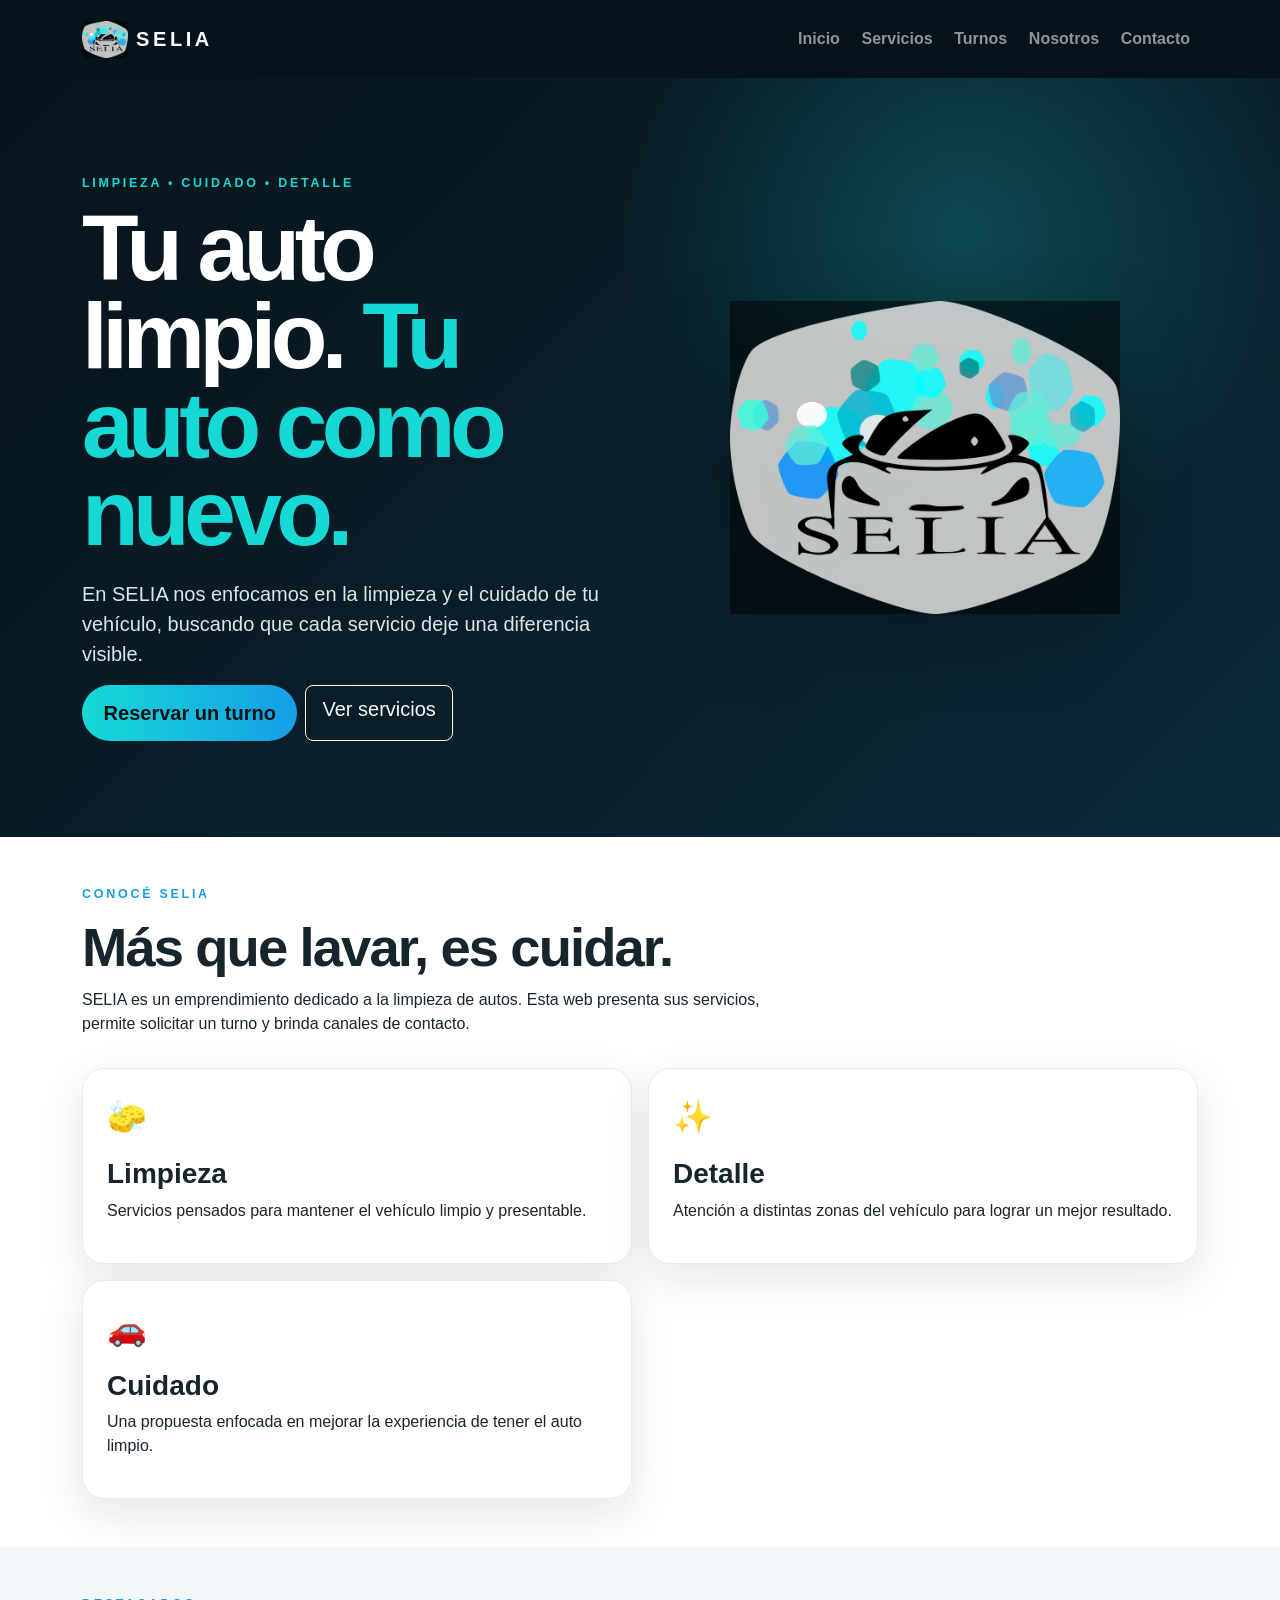
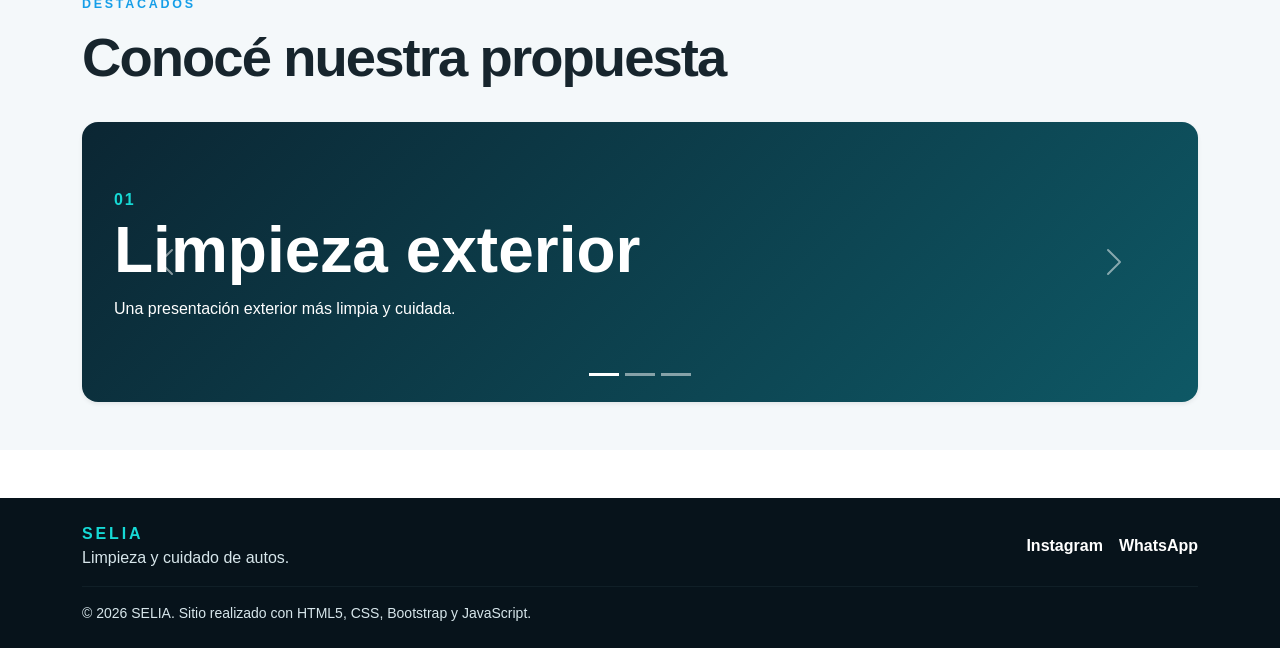
<file: index.html>
<!DOCTYPE html>
<html lang="es">
<head>
  <title>SELIA | Limpieza de autos</title>
  <meta name="description" content="SELIA: servicio de limpieza y cuidado de autos. Conocé la propuesta y reservá tu turno.">
  <meta charset="UTF-8">
<meta name="viewport" content="width=device-width, initial-scale=1.0">
<meta name="keywords" content="SELIA, limpieza de autos, lavado de autos, detailing, limpieza vehicular">
<meta property="og:type" content="website">
<meta property="og:title" content="SELIA | Limpieza de autos">
<meta property="og:description" content="SELIA, servicio de limpieza y cuidado de autos.">
<meta property="og:image" content="img/logo-selia.png">
<link href="https://cdn.jsdelivr.net/npm/bootstrap@5.3.3/dist/css/bootstrap.min.css" rel="stylesheet">
<link rel="stylesheet" href="css/style.css">

</head>
<body>
<header>
  <nav class="navbar navbar-expand-lg navbar-dark selia-nav" aria-label="Navegación principal">
    <div class="container">
      <a class="navbar-brand d-flex align-items-center gap-2" href="index.html">
        <img src="img/logo-selia.png" alt="Logo de SELIA, servicio de limpieza de autos" class="brand-logo">
        <span>SELIA</span>
      </a>
      <button class="navbar-toggler" type="button" data-bs-toggle="collapse" data-bs-target="#menuPrincipal"
        aria-controls="menuPrincipal" aria-expanded="false" aria-label="Abrir menú">
        <span class="navbar-toggler-icon"></span>
      </button>
      <div class="collapse navbar-collapse" id="menuPrincipal">
        <ul class="navbar-nav ms-auto mb-2 mb-lg-0">
          <li class="nav-item"><a class="nav-link" href="index.html">Inicio</a></li>
          <li class="nav-item"><a class="nav-link" href="servicios.html">Servicios</a></li>
          <li class="nav-item"><a class="nav-link" href="turnos.html">Turnos</a></li>
          <li class="nav-item"><a class="nav-link" href="nosotros.html">Nosotros</a></li>
          <li class="nav-item"><a class="nav-link" href="contacto.html">Contacto</a></li>
        </ul>
      </div>
    </div>
  </nav>
</header>

<main>

<section class="hero-section">
  <div class="container">
    <div class="row align-items-center g-4">
      <div class="col-lg-6">
        <p class="eyebrow">LIMPIEZA • CUIDADO • DETALLE</p>
        <h1>Tu auto limpio. <span>Tu auto como nuevo.</span></h1>
        <p class="lead">En SELIA nos enfocamos en la limpieza y el cuidado de tu vehículo, buscando que cada servicio deje una diferencia visible.</p>
        <div class="d-flex flex-wrap gap-2">
          <a class="btn btn-selia btn-lg" href="turnos.html">Reservar un turno</a>
          <a class="btn btn-outline-light btn-lg" href="servicios.html">Ver servicios</a>
        </div>
      </div>
      <div class="col-lg-6 text-center">
        <img src="img/logo-selia.png" alt="Logo de SELIA sobre fondo de burbujas, identidad visual del emprendimiento" class="hero-logo">
      </div>
    </div>
  </div>
</section>

<section class="py-5" aria-labelledby="presentacion">
  <div class="container">
    <div class="section-heading">
      <p class="eyebrow">CONOCÉ SELIA</p>
      <h2 id="presentacion">Más que lavar, es cuidar.</h2>
      <p>SELIA es un emprendimiento dedicado a la limpieza de autos. Esta web presenta sus servicios, permite solicitar un turno y brinda canales de contacto.</p>
    </div>
    <div class="service-grid">
      <article class="info-card"><span class="card-icon">🧽</span><h3>Limpieza</h3><p>Servicios pensados para mantener el vehículo limpio y presentable.</p></article>
      <article class="info-card"><span class="card-icon">✨</span><h3>Detalle</h3><p>Atención a distintas zonas del vehículo para lograr un mejor resultado.</p></article>
      <article class="info-card"><span class="card-icon">🚗</span><h3>Cuidado</h3><p>Una propuesta enfocada en mejorar la experiencia de tener el auto limpio.</p></article>
    </div>
  </div>
</section>

<section class="py-5 bg-soft" aria-labelledby="destacados">
  <div class="container">
    <div class="section-heading">
      <p class="eyebrow">DESTACADOS</p>
      <h2 id="destacados">Conocé nuestra propuesta</h2>
    </div>
    <div id="seliaCarousel" class="carousel slide rounded-4 overflow-hidden shadow-sm" data-bs-ride="carousel">
      <div class="carousel-indicators">
        <button type="button" data-bs-target="#seliaCarousel" data-bs-slide-to="0" class="active" aria-current="true" aria-label="Servicio destacado 1"></button>
        <button type="button" data-bs-target="#seliaCarousel" data-bs-slide-to="1" aria-label="Servicio destacado 2"></button>
        <button type="button" data-bs-target="#seliaCarousel" data-bs-slide-to="2" aria-label="Servicio destacado 3"></button>
      </div>
      <div class="carousel-inner">
        <div class="carousel-item active"><div class="carousel-panel"><span>01</span><h3>Limpieza exterior</h3><p>Una presentación exterior más limpia y cuidada.</p></div></div>
        <div class="carousel-item"><div class="carousel-panel"><span>02</span><h3>Limpieza interior</h3><p>Atención al interior para una experiencia más agradable.</p></div></div>
        <div class="carousel-item"><div class="carousel-panel"><span>03</span><h3>Limpieza profunda</h3><p>Una opción para cuando el vehículo necesita un cuidado más completo.</p></div></div>
      </div>
      <button class="carousel-control-prev" type="button" data-bs-target="#seliaCarousel" data-bs-slide="prev"><span class="carousel-control-prev-icon"></span><span class="visually-hidden">Anterior</span></button>
      <button class="carousel-control-next" type="button" data-bs-target="#seliaCarousel" data-bs-slide="next"><span class="carousel-control-next-icon"></span><span class="visually-hidden">Siguiente</span></button>
    </div>
  </div>
</section>

</main>
<footer class="selia-footer mt-5">
  <div class="container py-4">
    <div class="footer-flex">
      <div>
        <strong>SELIA</strong>
        <p class="mb-0">Limpieza y cuidado de autos.</p>
      </div>
      <div class="social-links" aria-label="Redes sociales">
        <a href="https://www.instagram.com/" target="_blank" rel="noopener">Instagram</a>
        <a href="https://wa.me/" target="_blank" rel="noopener">WhatsApp</a>
      </div>
    </div>
    <hr>
    <p class="small mb-0">© 2026 SELIA. Sitio realizado con HTML5, CSS, Bootstrap y JavaScript.</p>
  </div>
</footer>
<script src="https://cdn.jsdelivr.net/npm/bootstrap@5.3.3/dist/js/bootstrap.bundle.min.js"></script>
<script src="js/script.js"></script>

</body>
</html>
</file>
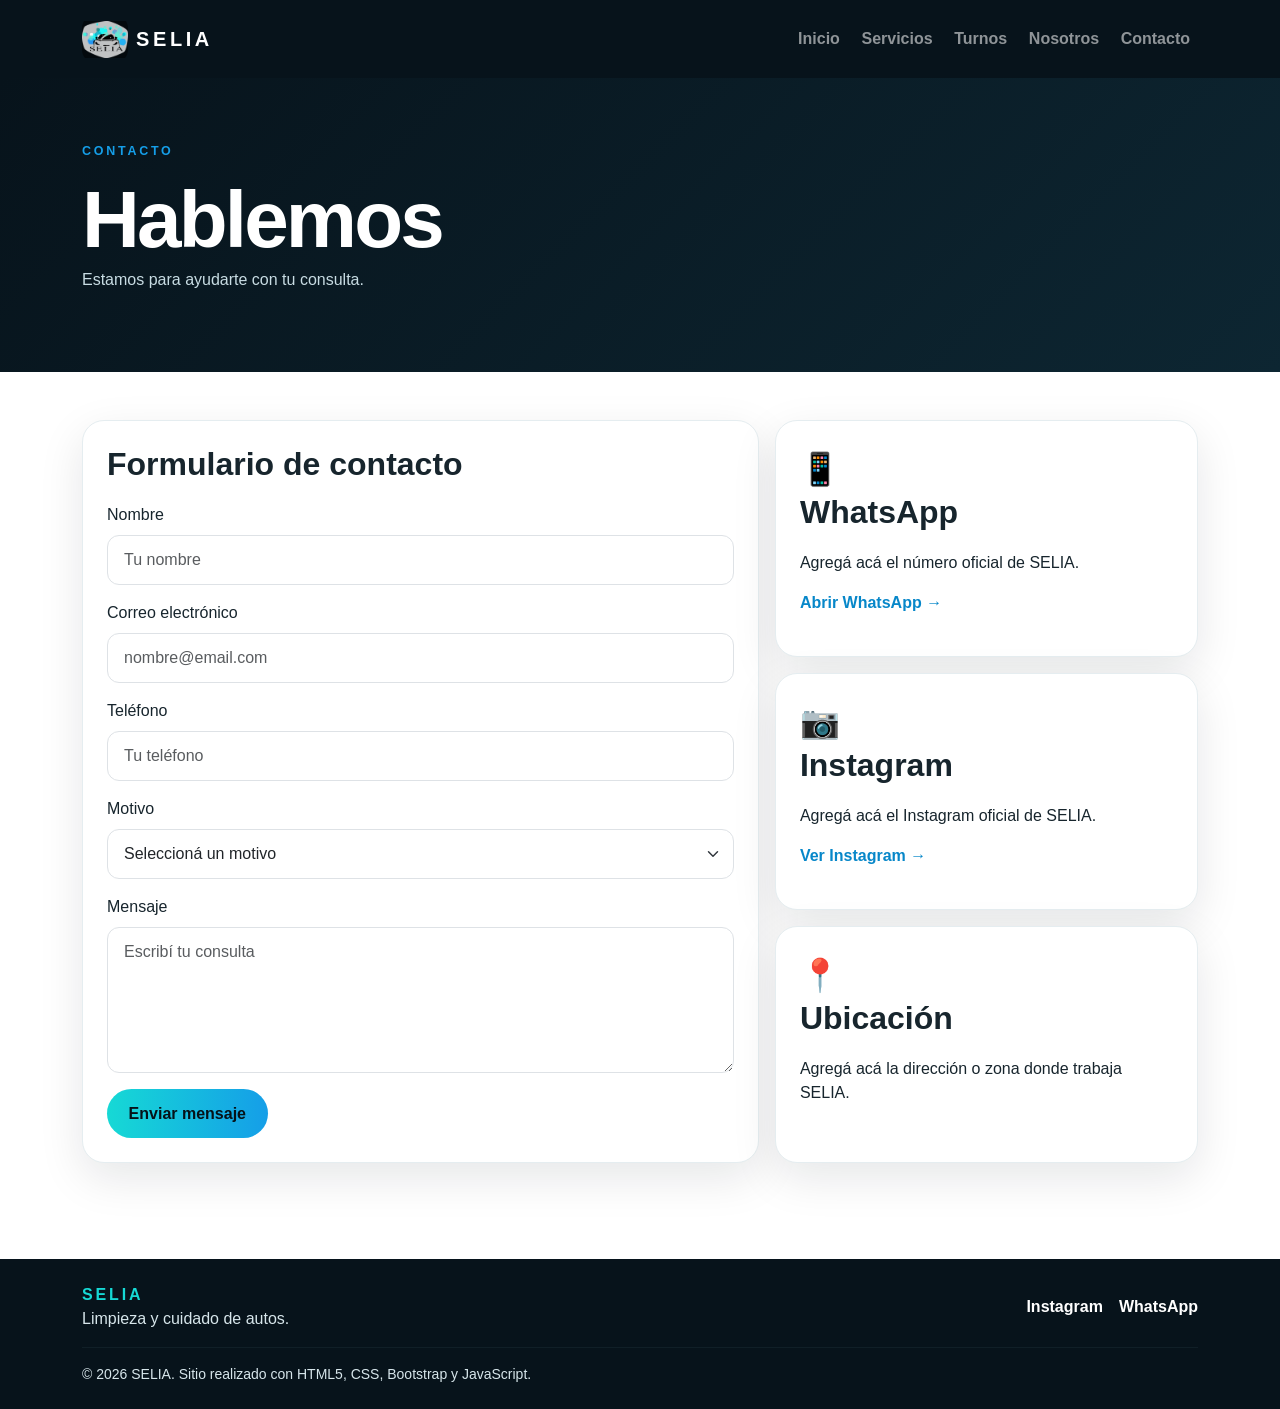
<file: contacto.html>
<!DOCTYPE html>
<html lang="es">
<head>
  <title>Contacto | SELIA</title>
  <meta name="description" content="Contactá a SELIA para consultas sobre limpieza de autos y turnos.">
  <meta charset="UTF-8">
<meta name="viewport" content="width=device-width, initial-scale=1.0">
<meta name="keywords" content="SELIA, limpieza de autos, lavado de autos, detailing, limpieza vehicular">
<meta property="og:type" content="website">
<meta property="og:title" content="SELIA | Limpieza de autos">
<meta property="og:description" content="SELIA, servicio de limpieza y cuidado de autos.">
<meta property="og:image" content="img/logo-selia.png">
<link href="https://cdn.jsdelivr.net/npm/bootstrap@5.3.3/dist/css/bootstrap.min.css" rel="stylesheet">
<link rel="stylesheet" href="css/style.css">

</head>
<body>
<header>
  <nav class="navbar navbar-expand-lg navbar-dark selia-nav" aria-label="Navegación principal">
    <div class="container">
      <a class="navbar-brand d-flex align-items-center gap-2" href="index.html">
        <img src="img/logo-selia.png" alt="Logo de SELIA, servicio de limpieza de autos" class="brand-logo">
        <span>SELIA</span>
      </a>
      <button class="navbar-toggler" type="button" data-bs-toggle="collapse" data-bs-target="#menuPrincipal"
        aria-controls="menuPrincipal" aria-expanded="false" aria-label="Abrir menú">
        <span class="navbar-toggler-icon"></span>
      </button>
      <div class="collapse navbar-collapse" id="menuPrincipal">
        <ul class="navbar-nav ms-auto mb-2 mb-lg-0">
          <li class="nav-item"><a class="nav-link" href="index.html">Inicio</a></li>
          <li class="nav-item"><a class="nav-link" href="servicios.html">Servicios</a></li>
          <li class="nav-item"><a class="nav-link" href="turnos.html">Turnos</a></li>
          <li class="nav-item"><a class="nav-link" href="nosotros.html">Nosotros</a></li>
          <li class="nav-item"><a class="nav-link" href="contacto.html">Contacto</a></li>
        </ul>
      </div>
    </div>
  </nav>
</header>

<main>

<section class="page-hero">
  <div class="container"><p class="eyebrow">CONTACTO</p><h1>Hablemos</h1><p>Estamos para ayudarte con tu consulta.</p></div>
</section>

<section class="py-5">
  <div class="container">
    <div class="contact-grid">
      <article class="form-card">
        <h2>Formulario de contacto</h2>
        <form action="#" method="post">
          <div class="mb-3"><label for="contactName" class="form-label">Nombre</label><input id="contactName" name="nombre" type="text" class="form-control" placeholder="Tu nombre" required></div>
          <div class="mb-3"><label for="contactEmail" class="form-label">Correo electrónico</label><input id="contactEmail" name="email" type="email" class="form-control" placeholder="nombre@email.com" required></div>
          <div class="mb-3"><label for="contactPhone" class="form-label">Teléfono</label><input id="contactPhone" name="telefono" type="tel" class="form-control" placeholder="Tu teléfono" required></div>
          <div class="mb-3"><label for="contactSubject" class="form-label">Motivo</label><select id="contactSubject" name="motivo" class="form-select" required><option value="">Seleccioná un motivo</option><option>Consulta sobre servicios</option><option>Consultar un turno</option><option>Otro</option></select></div>
          <div class="mb-3"><label for="contactMessage" class="form-label">Mensaje</label><textarea id="contactMessage" name="mensaje" rows="5" class="form-control" placeholder="Escribí tu consulta" required></textarea></div>
          <button type="submit" class="btn btn-selia">Enviar mensaje</button>
        </form>
      </article>

      <aside class="contact-info">
        <div class="contact-box"><span>📱</span><h2>WhatsApp</h2><p>Agregá acá el número oficial de SELIA.</p><a href="https://wa.me/" target="_blank" rel="noopener" class="text-link">Abrir WhatsApp →</a></div>
        <div class="contact-box"><span>📷</span><h2>Instagram</h2><p>Agregá acá el Instagram oficial de SELIA.</p><a href="https://www.instagram.com/" target="_blank" rel="noopener" class="text-link">Ver Instagram →</a></div>
        <div class="contact-box"><span>📍</span><h2>Ubicación</h2><p>Agregá acá la dirección o zona donde trabaja SELIA.</p></div>
      </aside>
    </div>
  </div>
</section>

</main>
<footer class="selia-footer mt-5">
  <div class="container py-4">
    <div class="footer-flex">
      <div>
        <strong>SELIA</strong>
        <p class="mb-0">Limpieza y cuidado de autos.</p>
      </div>
      <div class="social-links" aria-label="Redes sociales">
        <a href="https://www.instagram.com/" target="_blank" rel="noopener">Instagram</a>
        <a href="https://wa.me/" target="_blank" rel="noopener">WhatsApp</a>
      </div>
    </div>
    <hr>
    <p class="small mb-0">© 2026 SELIA. Sitio realizado con HTML5, CSS, Bootstrap y JavaScript.</p>
  </div>
</footer>
<script src="https://cdn.jsdelivr.net/npm/bootstrap@5.3.3/dist/js/bootstrap.bundle.min.js"></script>
<script src="js/script.js"></script>

</body>
</html>
</file>
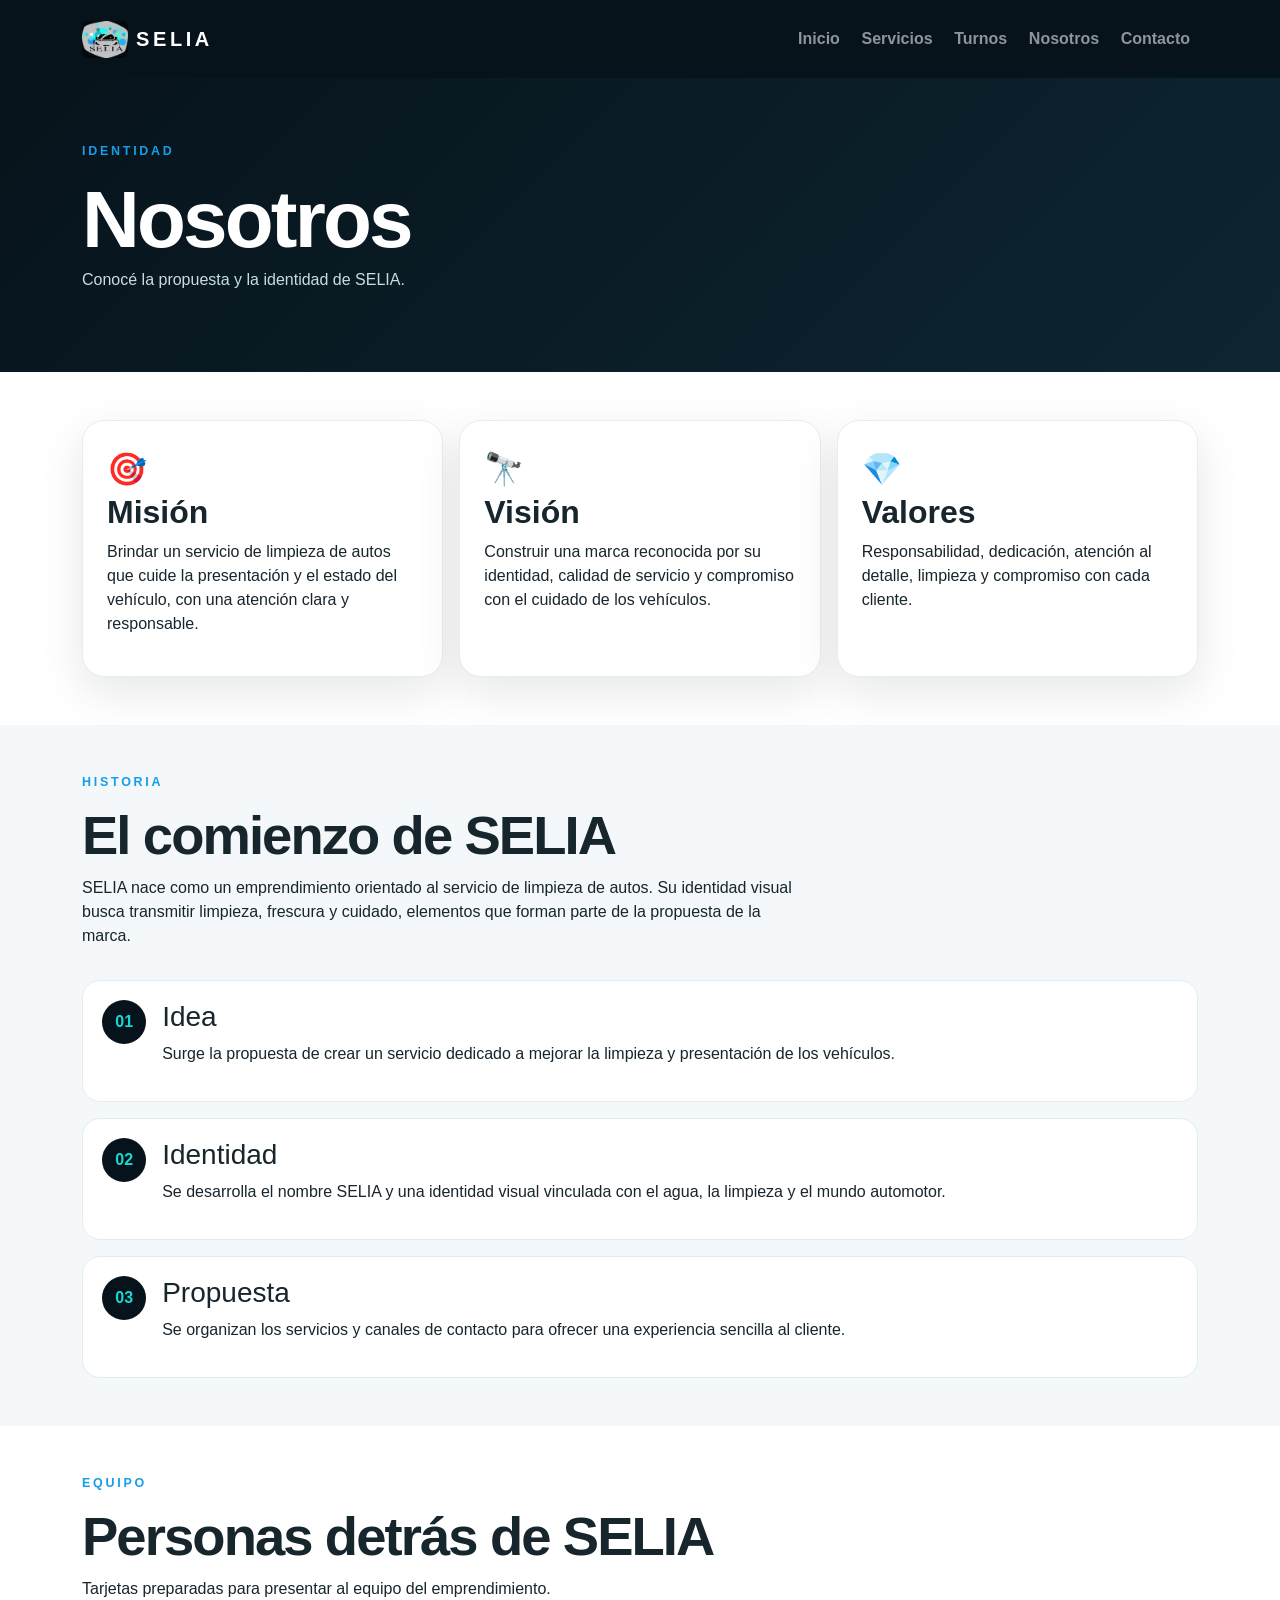
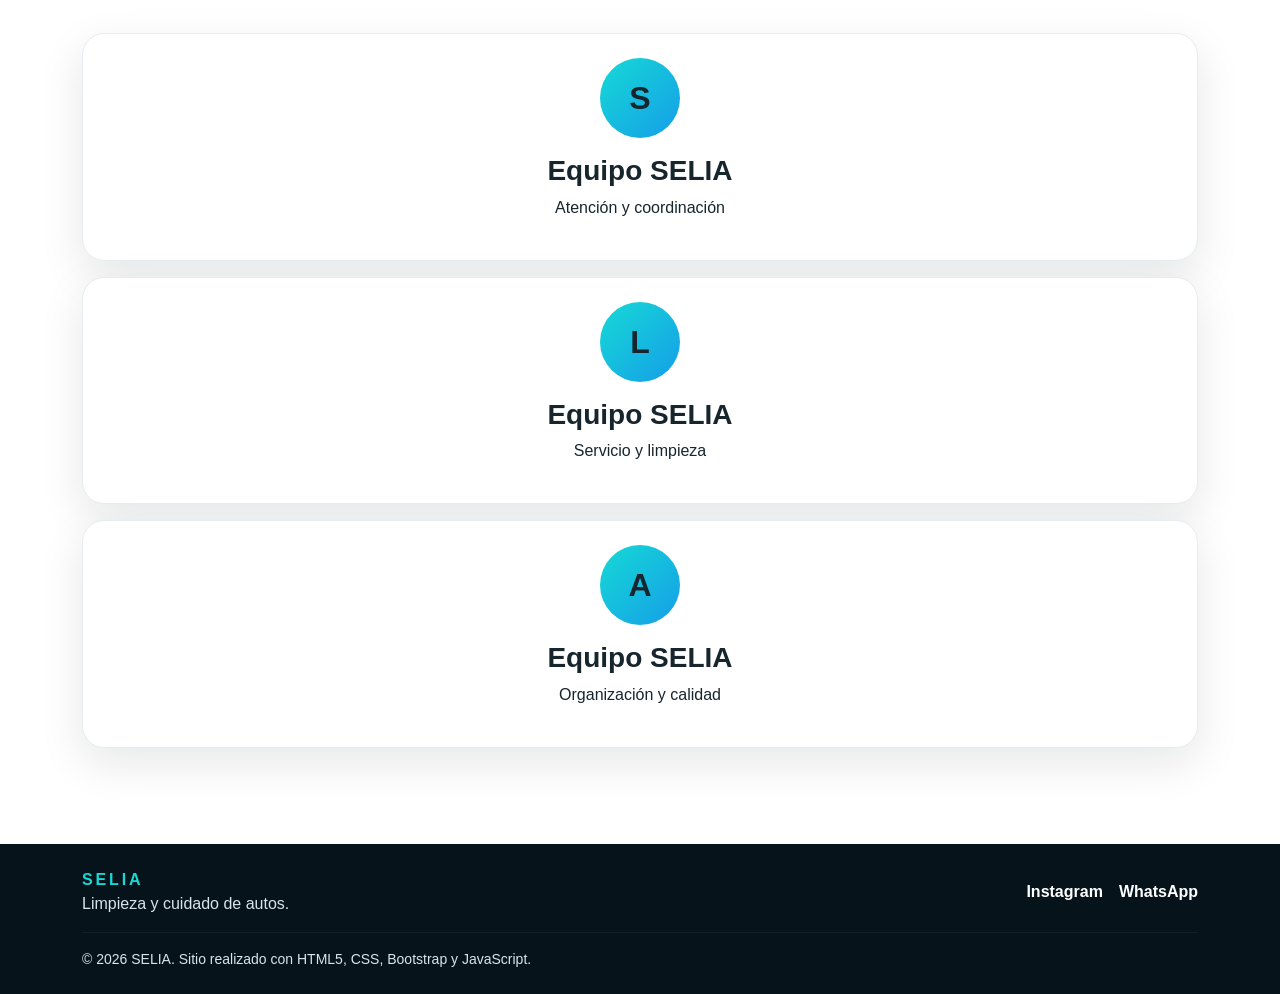
<file: nosotros.html>
<!DOCTYPE html>
<html lang="es">
<head>
  <title>Nosotros | SELIA</title>
  <meta name="description" content="Conocé la identidad, misión, visión, valores e historia de SELIA.">
  <meta charset="UTF-8">
<meta name="viewport" content="width=device-width, initial-scale=1.0">
<meta name="keywords" content="SELIA, limpieza de autos, lavado de autos, detailing, limpieza vehicular">
<meta property="og:type" content="website">
<meta property="og:title" content="SELIA | Limpieza de autos">
<meta property="og:description" content="SELIA, servicio de limpieza y cuidado de autos.">
<meta property="og:image" content="img/logo-selia.png">
<link href="https://cdn.jsdelivr.net/npm/bootstrap@5.3.3/dist/css/bootstrap.min.css" rel="stylesheet">
<link rel="stylesheet" href="css/style.css">

</head>
<body>
<header>
  <nav class="navbar navbar-expand-lg navbar-dark selia-nav" aria-label="Navegación principal">
    <div class="container">
      <a class="navbar-brand d-flex align-items-center gap-2" href="index.html">
        <img src="img/logo-selia.png" alt="Logo de SELIA, servicio de limpieza de autos" class="brand-logo">
        <span>SELIA</span>
      </a>
      <button class="navbar-toggler" type="button" data-bs-toggle="collapse" data-bs-target="#menuPrincipal"
        aria-controls="menuPrincipal" aria-expanded="false" aria-label="Abrir menú">
        <span class="navbar-toggler-icon"></span>
      </button>
      <div class="collapse navbar-collapse" id="menuPrincipal">
        <ul class="navbar-nav ms-auto mb-2 mb-lg-0">
          <li class="nav-item"><a class="nav-link" href="index.html">Inicio</a></li>
          <li class="nav-item"><a class="nav-link" href="servicios.html">Servicios</a></li>
          <li class="nav-item"><a class="nav-link" href="turnos.html">Turnos</a></li>
          <li class="nav-item"><a class="nav-link" href="nosotros.html">Nosotros</a></li>
          <li class="nav-item"><a class="nav-link" href="contacto.html">Contacto</a></li>
        </ul>
      </div>
    </div>
  </nav>
</header>

<main>

<section class="page-hero">
  <div class="container"><p class="eyebrow">IDENTIDAD</p><h1>Nosotros</h1><p>Conocé la propuesta y la identidad de SELIA.</p></div>
</section>

<section class="py-5">
  <div class="container">
    <div class="about-grid">
      <article class="about-card"><span class="about-icon">🎯</span><h2>Misión</h2><p>Brindar un servicio de limpieza de autos que cuide la presentación y el estado del vehículo, con una atención clara y responsable.</p></article>
      <article class="about-card"><span class="about-icon">🔭</span><h2>Visión</h2><p>Construir una marca reconocida por su identidad, calidad de servicio y compromiso con el cuidado de los vehículos.</p></article>
      <article class="about-card"><span class="about-icon">💎</span><h2>Valores</h2><p>Responsabilidad, dedicación, atención al detalle, limpieza y compromiso con cada cliente.</p></article>
    </div>
  </div>
</section>

<section class="py-5 bg-soft">
  <div class="container">
    <div class="section-heading"><p class="eyebrow">HISTORIA</p><h2>El comienzo de SELIA</h2><p>SELIA nace como un emprendimiento orientado al servicio de limpieza de autos. Su identidad visual busca transmitir limpieza, frescura y cuidado, elementos que forman parte de la propuesta de la marca.</p></div>
    <div class="timeline">
      <article><span>01</span><div><h3>Idea</h3><p>Surge la propuesta de crear un servicio dedicado a mejorar la limpieza y presentación de los vehículos.</p></div></article>
      <article><span>02</span><div><h3>Identidad</h3><p>Se desarrolla el nombre SELIA y una identidad visual vinculada con el agua, la limpieza y el mundo automotor.</p></div></article>
      <article><span>03</span><div><h3>Propuesta</h3><p>Se organizan los servicios y canales de contacto para ofrecer una experiencia sencilla al cliente.</p></div></article>
    </div>
  </div>
</section>

<section class="py-5">
  <div class="container">
    <div class="section-heading"><p class="eyebrow">EQUIPO</p><h2>Personas detrás de SELIA</h2><p>Tarjetas preparadas para presentar al equipo del emprendimiento.</p></div>
    <div class="team-grid">
      <article class="team-card"><div class="avatar">S</div><h3>Equipo SELIA</h3><p>Atención y coordinación</p></article>
      <article class="team-card"><div class="avatar">L</div><h3>Equipo SELIA</h3><p>Servicio y limpieza</p></article>
      <article class="team-card"><div class="avatar">A</div><h3>Equipo SELIA</h3><p>Organización y calidad</p></article>
    </div>
  </div>
</section>

</main>
<footer class="selia-footer mt-5">
  <div class="container py-4">
    <div class="footer-flex">
      <div>
        <strong>SELIA</strong>
        <p class="mb-0">Limpieza y cuidado de autos.</p>
      </div>
      <div class="social-links" aria-label="Redes sociales">
        <a href="https://www.instagram.com/" target="_blank" rel="noopener">Instagram</a>
        <a href="https://wa.me/" target="_blank" rel="noopener">WhatsApp</a>
      </div>
    </div>
    <hr>
    <p class="small mb-0">© 2026 SELIA. Sitio realizado con HTML5, CSS, Bootstrap y JavaScript.</p>
  </div>
</footer>
<script src="https://cdn.jsdelivr.net/npm/bootstrap@5.3.3/dist/js/bootstrap.bundle.min.js"></script>
<script src="js/script.js"></script>

</body>
</html>
</file>
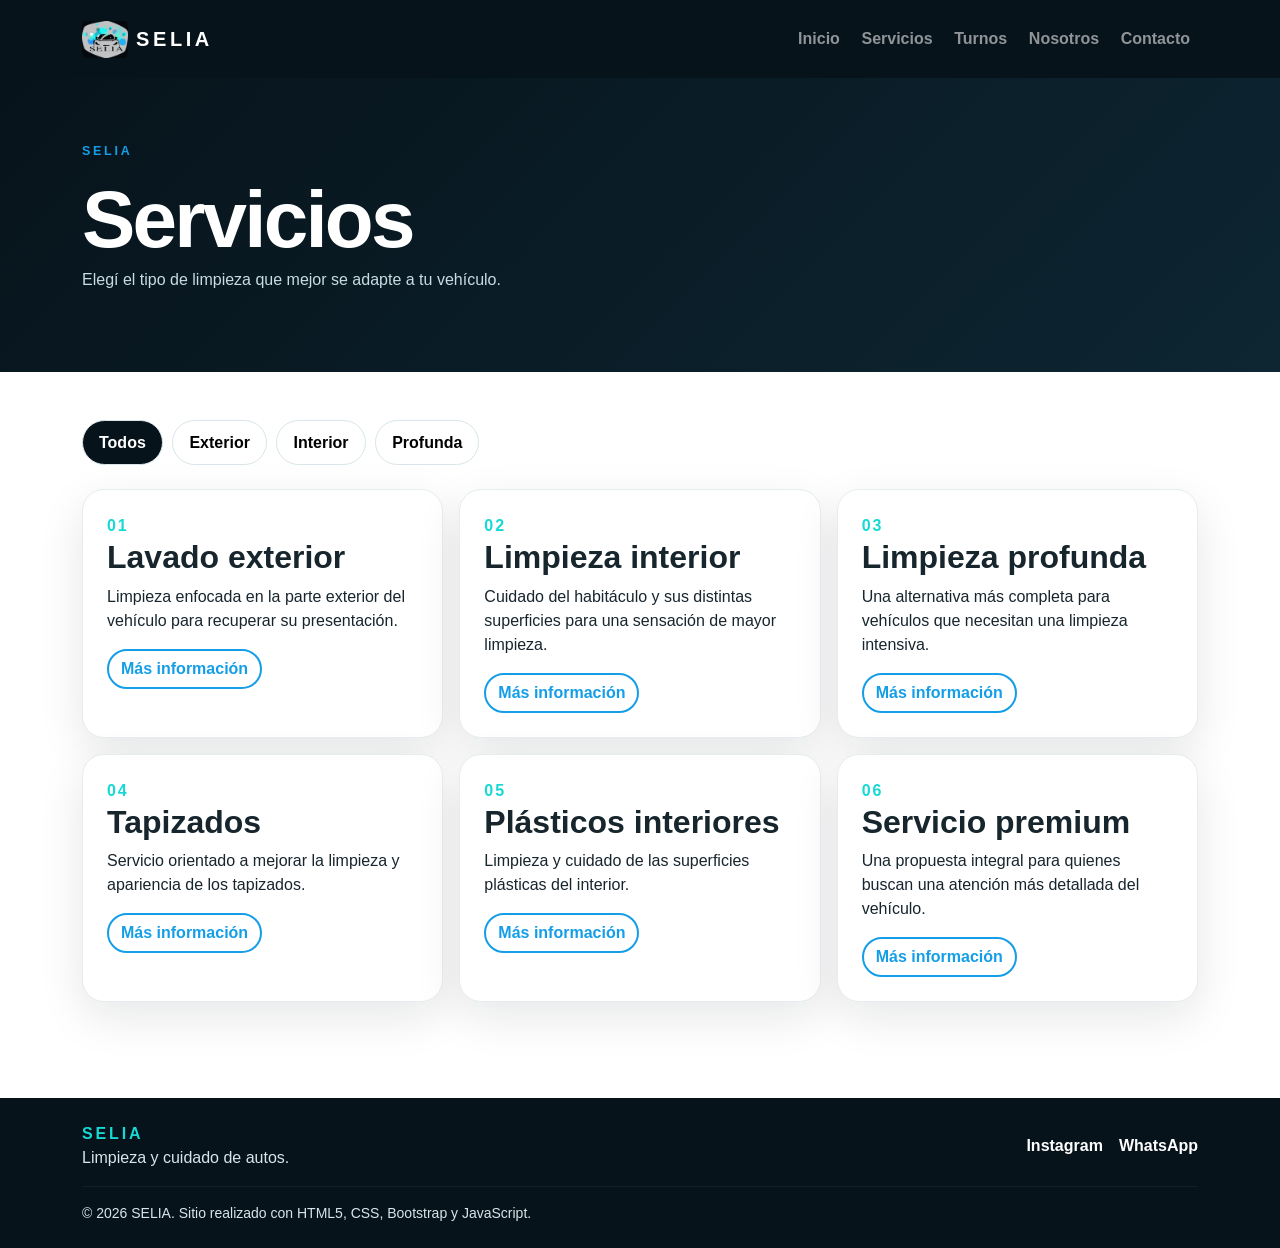
<file: servicios.html>
<!DOCTYPE html>
<html lang="es">
<head>
  <title>Servicios | SELIA</title>
  <meta name="description" content="Conocé los servicios de limpieza de autos de SELIA.">
  <meta charset="UTF-8">
<meta name="viewport" content="width=device-width, initial-scale=1.0">
<meta name="keywords" content="SELIA, limpieza de autos, lavado de autos, detailing, limpieza vehicular">
<meta property="og:type" content="website">
<meta property="og:title" content="SELIA | Limpieza de autos">
<meta property="og:description" content="SELIA, servicio de limpieza y cuidado de autos.">
<meta property="og:image" content="img/logo-selia.png">
<link href="https://cdn.jsdelivr.net/npm/bootstrap@5.3.3/dist/css/bootstrap.min.css" rel="stylesheet">
<link rel="stylesheet" href="css/style.css">

</head>
<body>
<header>
  <nav class="navbar navbar-expand-lg navbar-dark selia-nav" aria-label="Navegación principal">
    <div class="container">
      <a class="navbar-brand d-flex align-items-center gap-2" href="index.html">
        <img src="img/logo-selia.png" alt="Logo de SELIA, servicio de limpieza de autos" class="brand-logo">
        <span>SELIA</span>
      </a>
      <button class="navbar-toggler" type="button" data-bs-toggle="collapse" data-bs-target="#menuPrincipal"
        aria-controls="menuPrincipal" aria-expanded="false" aria-label="Abrir menú">
        <span class="navbar-toggler-icon"></span>
      </button>
      <div class="collapse navbar-collapse" id="menuPrincipal">
        <ul class="navbar-nav ms-auto mb-2 mb-lg-0">
          <li class="nav-item"><a class="nav-link" href="index.html">Inicio</a></li>
          <li class="nav-item"><a class="nav-link" href="servicios.html">Servicios</a></li>
          <li class="nav-item"><a class="nav-link" href="turnos.html">Turnos</a></li>
          <li class="nav-item"><a class="nav-link" href="nosotros.html">Nosotros</a></li>
          <li class="nav-item"><a class="nav-link" href="contacto.html">Contacto</a></li>
        </ul>
      </div>
    </div>
  </nav>
</header>

<main>

<section class="page-hero">
  <div class="container"><p class="eyebrow">SELIA</p><h1>Servicios</h1><p>Elegí el tipo de limpieza que mejor se adapte a tu vehículo.</p></div>
</section>

<section class="py-5">
  <div class="container">
    <div class="filter-bar" role="group" aria-label="Filtros de servicios">
      <button class="filter-btn active" data-filter="all">Todos</button>
      <button class="filter-btn" data-filter="exterior">Exterior</button>
      <button class="filter-btn" data-filter="interior">Interior</button>
      <button class="filter-btn" data-filter="profunda">Profunda</button>
    </div>

    <div class="product-grid" id="serviceGrid">
      <article class="service-card" data-category="exterior">
        <div class="service-number">01</div><h2>Lavado exterior</h2>
        <p>Limpieza enfocada en la parte exterior del vehículo para recuperar su presentación.</p>
        <button class="btn btn-selia-outline" data-bs-toggle="modal" data-bs-target="#serviceModal" data-service="Lavado exterior">Más información</button>
      </article>
      <article class="service-card" data-category="interior">
        <div class="service-number">02</div><h2>Limpieza interior</h2>
        <p>Cuidado del habitáculo y sus distintas superficies para una sensación de mayor limpieza.</p>
        <button class="btn btn-selia-outline" data-bs-toggle="modal" data-bs-target="#serviceModal" data-service="Limpieza interior">Más información</button>
      </article>
      <article class="service-card" data-category="profunda">
        <div class="service-number">03</div><h2>Limpieza profunda</h2>
        <p>Una alternativa más completa para vehículos que necesitan una limpieza intensiva.</p>
        <button class="btn btn-selia-outline" data-bs-toggle="modal" data-bs-target="#serviceModal" data-service="Limpieza profunda">Más información</button>
      </article>
      <article class="service-card" data-category="interior">
        <div class="service-number">04</div><h2>Tapizados</h2>
        <p>Servicio orientado a mejorar la limpieza y apariencia de los tapizados.</p>
        <button class="btn btn-selia-outline" data-bs-toggle="modal" data-bs-target="#serviceModal" data-service="Limpieza de tapizados">Más información</button>
      </article>
      <article class="service-card" data-category="interior">
        <div class="service-number">05</div><h2>Plásticos interiores</h2>
        <p>Limpieza y cuidado de las superficies plásticas del interior.</p>
        <button class="btn btn-selia-outline" data-bs-toggle="modal" data-bs-target="#serviceModal" data-service="Plásticos interiores">Más información</button>
      </article>
      <article class="service-card" data-category="profunda">
        <div class="service-number">06</div><h2>Servicio premium</h2>
        <p>Una propuesta integral para quienes buscan una atención más detallada del vehículo.</p>
        <button class="btn btn-selia-outline" data-bs-toggle="modal" data-bs-target="#serviceModal" data-service="Servicio premium">Más información</button>
      </article>
    </div>
  </div>
</section>

<div class="modal fade" id="serviceModal" tabindex="-1" aria-labelledby="serviceModalTitle" aria-hidden="true">
  <div class="modal-dialog modal-dialog-centered">
    <div class="modal-content selia-modal">
      <div class="modal-header"><h2 class="modal-title fs-5" id="serviceModalTitle">Servicio SELIA</h2><button type="button" class="btn-close" data-bs-dismiss="modal" aria-label="Cerrar"></button></div>
      <div class="modal-body"><p id="serviceModalText">Consultá disponibilidad y detalles del servicio.</p></div>
      <div class="modal-footer"><a href="turnos.html" class="btn btn-selia">Solicitar turno</a></div>
    </div>
  </div>
</div>

</main>
<footer class="selia-footer mt-5">
  <div class="container py-4">
    <div class="footer-flex">
      <div>
        <strong>SELIA</strong>
        <p class="mb-0">Limpieza y cuidado de autos.</p>
      </div>
      <div class="social-links" aria-label="Redes sociales">
        <a href="https://www.instagram.com/" target="_blank" rel="noopener">Instagram</a>
        <a href="https://wa.me/" target="_blank" rel="noopener">WhatsApp</a>
      </div>
    </div>
    <hr>
    <p class="small mb-0">© 2026 SELIA. Sitio realizado con HTML5, CSS, Bootstrap y JavaScript.</p>
  </div>
</footer>
<script src="https://cdn.jsdelivr.net/npm/bootstrap@5.3.3/dist/js/bootstrap.bundle.min.js"></script>
<script src="js/script.js"></script>

</body>
</html>
</file>
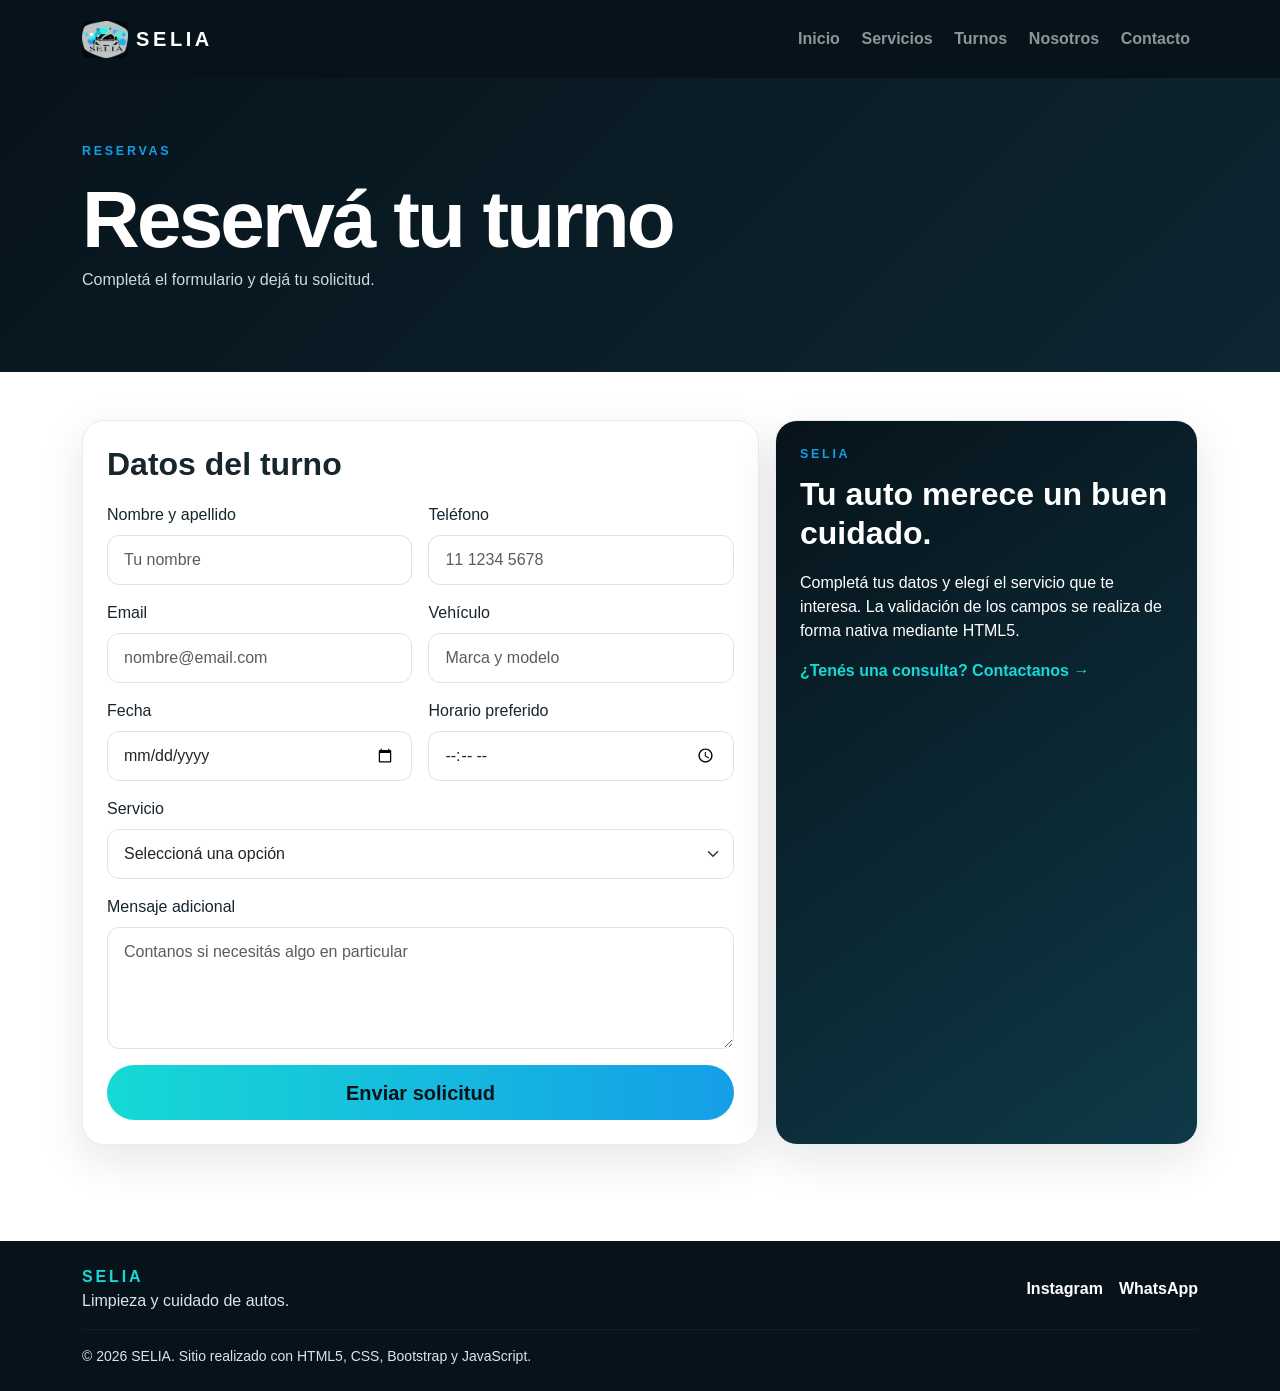
<file: turnos.html>
<!DOCTYPE html>
<html lang="es">
<head>
  <title>Turnos | SELIA</title>
  <meta name="description" content="Solicitá un turno para los servicios de limpieza de autos de SELIA.">
  <meta charset="UTF-8">
<meta name="viewport" content="width=device-width, initial-scale=1.0">
<meta name="keywords" content="SELIA, limpieza de autos, lavado de autos, detailing, limpieza vehicular">
<meta property="og:type" content="website">
<meta property="og:title" content="SELIA | Limpieza de autos">
<meta property="og:description" content="SELIA, servicio de limpieza y cuidado de autos.">
<meta property="og:image" content="img/logo-selia.png">
<link href="https://cdn.jsdelivr.net/npm/bootstrap@5.3.3/dist/css/bootstrap.min.css" rel="stylesheet">
<link rel="stylesheet" href="css/style.css">

</head>
<body>
<header>
  <nav class="navbar navbar-expand-lg navbar-dark selia-nav" aria-label="Navegación principal">
    <div class="container">
      <a class="navbar-brand d-flex align-items-center gap-2" href="index.html">
        <img src="img/logo-selia.png" alt="Logo de SELIA, servicio de limpieza de autos" class="brand-logo">
        <span>SELIA</span>
      </a>
      <button class="navbar-toggler" type="button" data-bs-toggle="collapse" data-bs-target="#menuPrincipal"
        aria-controls="menuPrincipal" aria-expanded="false" aria-label="Abrir menú">
        <span class="navbar-toggler-icon"></span>
      </button>
      <div class="collapse navbar-collapse" id="menuPrincipal">
        <ul class="navbar-nav ms-auto mb-2 mb-lg-0">
          <li class="nav-item"><a class="nav-link" href="index.html">Inicio</a></li>
          <li class="nav-item"><a class="nav-link" href="servicios.html">Servicios</a></li>
          <li class="nav-item"><a class="nav-link" href="turnos.html">Turnos</a></li>
          <li class="nav-item"><a class="nav-link" href="nosotros.html">Nosotros</a></li>
          <li class="nav-item"><a class="nav-link" href="contacto.html">Contacto</a></li>
        </ul>
      </div>
    </div>
  </nav>
</header>

<main>

<section class="page-hero">
  <div class="container"><p class="eyebrow">RESERVAS</p><h1>Reservá tu turno</h1><p>Completá el formulario y dejá tu solicitud.</p></div>
</section>

<section class="py-5">
  <div class="container">
    <div class="form-layout">
      <article class="form-card">
        <h2>Datos del turno</h2>
        <form id="turnoForm" action="#" method="post">
          <div class="row g-3">
            <div class="col-md-6"><label for="nombre" class="form-label">Nombre y apellido</label><input id="nombre" name="nombre" type="text" class="form-control" placeholder="Tu nombre" required></div>
            <div class="col-md-6"><label for="telefono" class="form-label">Teléfono</label><input id="telefono" name="telefono" type="tel" class="form-control" placeholder="11 1234 5678" required></div>
            <div class="col-md-6"><label for="email" class="form-label">Email</label><input id="email" name="email" type="email" class="form-control" placeholder="nombre@email.com" required></div>
            <div class="col-md-6"><label for="vehiculo" class="form-label">Vehículo</label><input id="vehiculo" name="vehiculo" type="text" class="form-control" placeholder="Marca y modelo" required></div>
            <div class="col-md-6"><label for="fecha" class="form-label">Fecha</label><input id="fecha" name="fecha" type="date" class="form-control" required></div>
            <div class="col-md-6"><label for="hora" class="form-label">Horario preferido</label><input id="hora" name="hora" type="time" class="form-control" required></div>
            <div class="col-12"><label for="servicio" class="form-label">Servicio</label><select id="servicio" name="servicio" class="form-select" required><option value="">Seleccioná una opción</option><option>Lavado exterior</option><option>Limpieza interior</option><option>Limpieza profunda</option><option>Limpieza de tapizados</option><option>Plásticos interiores</option><option>Servicio premium</option></select></div>
            <div class="col-12"><label for="mensaje" class="form-label">Mensaje adicional</label><textarea id="mensaje" name="mensaje" class="form-control" rows="4" placeholder="Contanos si necesitás algo en particular"></textarea></div>
            <div class="col-12"><button type="submit" class="btn btn-selia btn-lg w-100">Enviar solicitud</button></div>
          </div>
        </form>
        <div id="formMessage" class="alert alert-success mt-3 d-none" role="status">Solicitud preparada correctamente. En un sitio publicado, este formulario debe conectarse a un servicio de recepción de formularios.</div>
      </article>
      <aside class="side-card">
        <p class="eyebrow">SELIA</p>
        <h2>Tu auto merece un buen cuidado.</h2>
        <p>Completá tus datos y elegí el servicio que te interesa. La validación de los campos se realiza de forma nativa mediante HTML5.</p>
        <a href="contacto.html" class="text-link">¿Tenés una consulta? Contactanos →</a>
      </aside>
    </div>
  </div>
</section>

</main>
<footer class="selia-footer mt-5">
  <div class="container py-4">
    <div class="footer-flex">
      <div>
        <strong>SELIA</strong>
        <p class="mb-0">Limpieza y cuidado de autos.</p>
      </div>
      <div class="social-links" aria-label="Redes sociales">
        <a href="https://www.instagram.com/" target="_blank" rel="noopener">Instagram</a>
        <a href="https://wa.me/" target="_blank" rel="noopener">WhatsApp</a>
      </div>
    </div>
    <hr>
    <p class="small mb-0">© 2026 SELIA. Sitio realizado con HTML5, CSS, Bootstrap y JavaScript.</p>
  </div>
</footer>
<script src="https://cdn.jsdelivr.net/npm/bootstrap@5.3.3/dist/js/bootstrap.bundle.min.js"></script>
<script src="js/script.js"></script>

</body>
</html>
</file>
<file: css/style.css>
:root{
  --selia-cyan:#16d9d5;
  --selia-blue:#159ee8;
  --selia-dark:#07131b;
  --selia-dark-2:#0d2632;
  --selia-light:#f4f8fa;
  --selia-text:#17252d;
  --radius:22px;
  --shadow:0 15px 45px rgba(7,19,27,.10);
}
*{box-sizing:border-box}
html{scroll-behavior:smooth}
body{margin:0;font-family:Arial,Helvetica,sans-serif;color:var(--selia-text);background:#fff;overflow-x:hidden}
img{max-width:100%;height:auto}
.selia-nav{background:var(--selia-dark);padding:.7rem 0}
.brand-logo{width:46px;height:46px;object-fit:contain;border-radius:12px}
.navbar-brand{font-weight:800;letter-spacing:.18em}
.nav-link{font-weight:600;margin-left:.35rem}
.hero-section{background:radial-gradient(circle at 75% 20%,rgba(22,217,213,.22),transparent 30%),linear-gradient(135deg,#07131b,#0c2a38);color:#fff;padding:4.5rem 0}
.hero-section h1{font-size:clamp(2.4rem,9vw,5.8rem);line-height:.95;font-weight:900;letter-spacing:-.06em;margin:0 0 1.4rem}
.hero-section h1 span{color:var(--selia-cyan)}
.lead{max-width:650px;color:#d9e7ec}
.eyebrow{font-size:.78rem;font-weight:800;letter-spacing:.22em;color:var(--selia-blue);margin-bottom:.7rem}
.hero-section .eyebrow{color:var(--selia-cyan)}
.hero-logo{max-height:390px;width:min(100%,390px);object-fit:contain;filter:drop-shadow(0 25px 35px rgba(0,0,0,.3))}
.btn-selia{background:linear-gradient(90deg,var(--selia-cyan),var(--selia-blue));border:0;color:#061218;font-weight:800;border-radius:999px;padding:.8rem 1.35rem}
.btn-selia:hover{filter:brightness(1.08);color:#061218}
.btn-selia-outline{border:2px solid var(--selia-blue);color:var(--selia-blue);font-weight:700;border-radius:999px}
.btn-selia-outline:hover{background:var(--selia-blue);color:#fff}
.section-heading{max-width:720px;margin-bottom:2rem}
.section-heading h2,.page-hero h1{font-weight:900;letter-spacing:-.035em}
.section-heading h2{font-size:clamp(2rem,5vw,3.4rem)}
.bg-soft{background:var(--selia-light)}
.service-grid,.product-grid,.team-grid,.about-grid{display:grid;gap:1rem}
.info-card,.service-card,.about-card,.team-card,.form-card,.side-card,.contact-box{background:#fff;border:1px solid #e5edf0;border-radius:var(--radius);padding:1.5rem;box-shadow:var(--shadow)}
.card-icon{font-size:2rem;display:block;margin-bottom:1rem}
.info-card h3,.service-card h2,.about-card h2,.team-card h3{font-weight:800}
.carousel-panel{min-height:280px;padding:3rem 2rem;display:flex;flex-direction:column;justify-content:center;background:linear-gradient(135deg,#0b2633,#0e5865);color:#fff}
.carousel-panel span,.service-number{font-weight:900;color:var(--selia-cyan);letter-spacing:.12em}
.carousel-panel h3{font-size:clamp(2rem,5vw,4rem);font-weight:900}
.page-hero{background:linear-gradient(135deg,var(--selia-dark),var(--selia-dark-2));color:#fff;padding:4rem 0}
.page-hero h1{font-size:clamp(2.8rem,8vw,5rem);margin:0}
.page-hero p:last-child{max-width:650px;color:#c8dce3}
.filter-bar{display:flex;flex-wrap:wrap;gap:.6rem;margin-bottom:1.5rem}
.filter-btn{border:1px solid #d8e5e9;background:#fff;border-radius:999px;padding:.6rem 1rem;font-weight:700}
.filter-btn.active,.filter-btn:hover{background:var(--selia-dark);color:#fff}
.product-grid{grid-template-columns:1fr}
.service-card{transition:.2s}
.service-card:hover{transform:translateY(-4px)}
.service-card.hidden{display:none}
.selia-modal{border:0;border-radius:var(--radius);overflow:hidden}
.form-layout,.contact-grid{display:grid;gap:1rem}
.form-card h2,.side-card h2,.contact-box h2{font-weight:850;margin-bottom:1.2rem}
.form-control,.form-select{padding:.75rem 1rem;border-radius:12px}
.form-control:focus,.form-select:focus{border-color:var(--selia-blue);box-shadow:0 0 0 .2rem rgba(21,158,232,.12)}
.side-card{background:linear-gradient(145deg,#07131b,#0e3947);color:#fff}
.side-card .text-link{color:var(--selia-cyan)}
.about-grid{grid-template-columns:1fr}
.about-icon{font-size:2rem}
.timeline{display:grid;gap:1rem}
.timeline article{display:flex;gap:1rem;align-items:flex-start;background:#fff;border-radius:18px;padding:1.2rem;border:1px solid #e3ecef}
.timeline article>span{min-width:44px;height:44px;border-radius:50%;display:grid;place-items:center;background:var(--selia-dark);color:var(--selia-cyan);font-weight:900}
.team-card{text-align:center}
.avatar{width:80px;height:80px;border-radius:50%;display:grid;place-items:center;margin:0 auto 1rem;background:linear-gradient(135deg,var(--selia-cyan),var(--selia-blue));font-size:2rem;font-weight:900}
.contact-grid{grid-template-columns:1fr}
.contact-info{display:grid;gap:1rem}
.contact-box span{font-size:2rem}
.text-link{color:#0787c9;font-weight:800;text-decoration:none}
.text-link:hover{text-decoration:underline}
.selia-footer{background:var(--selia-dark);color:#d7e6eb}
.selia-footer strong{color:var(--selia-cyan);letter-spacing:.18em}
.footer-flex{display:flex;flex-direction:column;gap:1rem;justify-content:space-between}
.social-links{display:flex;gap:1rem;flex-wrap:wrap}
.social-links a{color:#fff;text-decoration:none;font-weight:700}
.social-links a:hover{color:var(--selia-cyan)}
.selia-footer hr{border-color:#2c444e}
@media (min-width:576px){
  .service-grid,.product-grid{grid-template-columns:repeat(2,1fr)}
  .about-grid{grid-template-columns:repeat(3,1fr)}
}
@media (min-width:768px){
  .hero-section{padding:6rem 0}
  .form-layout,.contact-grid{grid-template-columns:1.6fr 1fr}
  .footer-flex{flex-direction:row;align-items:center}
}
@media (min-width:992px){
  .product-grid{grid-template-columns:repeat(3,1fr)}
  .hero-logo{max-height:430px}
}
@media (max-width:575px){
  .navbar-brand span{font-size:.95rem}
  .hero-section{padding:3.2rem 0}
  .carousel-panel{min-height:240px}
}
</file>
